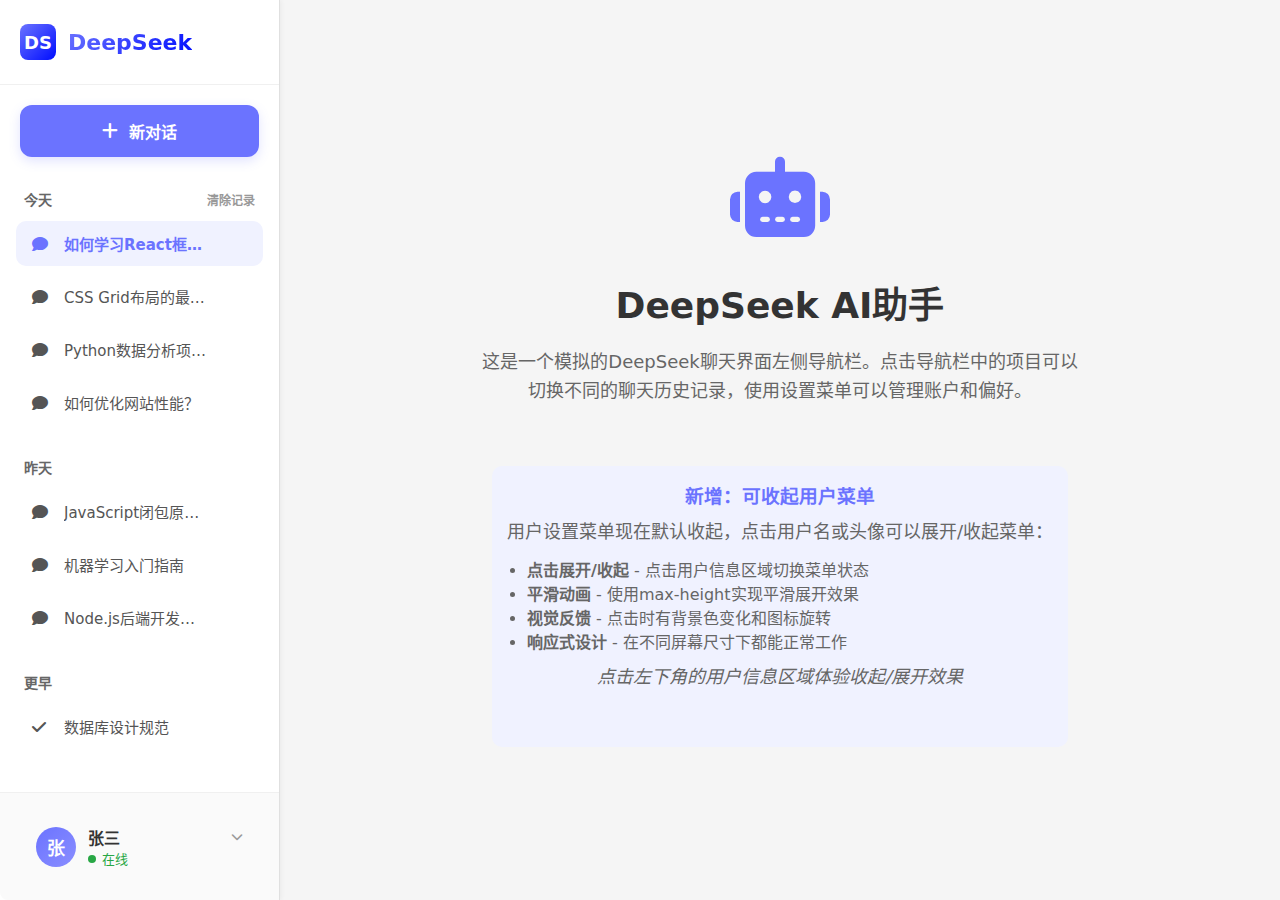
<file: app01/templates/test.html>
<!DOCTYPE html>
<html lang="zh-CN">
<head>
    <meta charset="UTF-8">
    <meta name="viewport" content="width=device-width, initial-scale=1.0">
    <title>DeepSeek 左侧导航栏 - 可收起用户菜单</title>
    <link rel="stylesheet" href="https://cdnjs.cloudflare.com/ajax/libs/font-awesome/6.4.0/css/all.min.css">
    <!-- 引入 jQuery -->
    <script src="https://code.jquery.com/jquery-3.7.1.min.js"></script>
    <style>
        * {
            margin: 0;
            padding: 0;
            box-sizing: border-box;
            font-family: 'Segoe UI', system-ui, -apple-system, sans-serif;
        }

        body {
            display: flex;
            min-height: 100vh;
            background-color: #f5f5f5;
            color: #333;
            overflow-x: hidden;
        }

        /* 左侧导航栏样式 */
        .left-navbar {
            width: 280px;
            background-color: #fff;
            border-right: 1px solid #e0e0e0;
            display: flex;
            flex-direction: column;
            height: 100vh;
            position: relative;
            box-shadow: 1px 0 5px rgba(0, 0, 0, 0.05);
            z-index: 1;
        }

        /* Logo区域 */
        .logo-container {
            padding: 24px 20px;
            border-bottom: 1px solid #f0f0f0;
            display: flex;
            align-items: center;
            gap: 12px;
        }

        .logo {
            width: 36px;
            height: 36px;
            background: linear-gradient(135deg, #6b73ff 0%, #000dff 100%);
            border-radius: 8px;
            display: flex;
            align-items: center;
            justify-content: center;
            color: white;
            font-weight: bold;
            font-size: 18px;
        }

        .logo-text {
            font-size: 22px;
            font-weight: 700;
            background: linear-gradient(135deg, #6b73ff 0%, #000dff 100%);
            -webkit-background-clip: text;
            -webkit-text-fill-color: transparent;
            background-clip: text;
        }

        /* 新建聊天按钮 */
        .new-chat-btn {
            margin: 20px;
            padding: 14px 18px;
            background-color: #6b73ff;
            color: white;
            border: none;
            border-radius: 12px;
            font-weight: 600;
            font-size: 16px;
            cursor: pointer;
            display: flex;
            align-items: center;
            justify-content: center;
            gap: 10px;
            transition: all 0.2s ease;
            box-shadow: 0 4px 12px rgba(107, 115, 255, 0.2);
        }

        .new-chat-btn:hover {
            background-color: #5a62e6;
            transform: translateY(-2px);
            box-shadow: 0 6px 16px rgba(107, 115, 255, 0.3);
        }

        .new-chat-btn i {
            font-size: 18px;
        }

        /* 聊天历史区域 */
        .chat-history {
            flex: 1;
            overflow-y: auto;
            padding: 0 16px;
            margin-bottom: 20px;
        }

        .history-header {
            display: flex;
            justify-content: space-between;
            align-items: center;
            padding: 12px 8px;
            color: #666;
            font-size: 14px;
            font-weight: 600;
        }

        .clear-history {
            color: #999;
            cursor: pointer;
            font-size: 12px;
            transition: color 0.2s;
        }

        .clear-history:hover {
            color: #ff6b6b;
        }

        .history-list {
            list-style: none;
        }

        .history-item {
            padding: 12px 16px;
            margin-bottom: 8px;
            border-radius: 10px;
            cursor: pointer;
            display: flex;
            align-items: center;
            gap: 12px;
            transition: all 0.2s;
            color: #555;
            font-size: 15px;
            position: relative;
        }

        .history-item:hover {
            background-color: #f7f7ff;
            color: #6b73ff;
        }

        .history-item.active {
            background-color: #f0f2ff;
            color: #6b73ff;
            font-weight: 600;
        }

        .history-item i {
            font-size: 16px;
            width: 20px;
        }

        .history-title {
            flex: 1;
            white-space: nowrap;
            overflow: hidden;
            text-overflow: ellipsis;
            padding-right: 40px;
        }

        /* 悬停时显示的...按钮 */
        .history-actions {
            opacity: 0;
            visibility: hidden;
            transition: all 0.2s ease;
            position: absolute;
            right: 10px;
            top: 50%;
            transform: translateY(-50%);
            z-index: 10;
        }

        .history-item:hover .history-actions {
            opacity: 1;
            visibility: visible;
        }

        .history-item.active .history-actions {
            opacity: 1;
        }

        .more-btn {
            background: rgba(255, 255, 255, 0.9);
            border: 1px solid #e0e0e0;
            width: 28px;
            height: 28px;
            border-radius: 4px;
            display: flex;
            align-items: center;
            justify-content: center;
            cursor: pointer;
            color: #777;
            transition: all 0.2s;
            box-shadow: 0 1px 3px rgba(0, 0, 0, 0.1);
        }

        .more-btn:hover {
            background-color: white;
            color: #6b73ff;
            border-color: #6b73ff;
            box-shadow: 0 2px 5px rgba(107, 115, 255, 0.2);
        }

        /* 操作菜单 */
        .action-menu {
            position: fixed;
            background: white;
            border-radius: 8px;
            box-shadow: 0 4px 20px rgba(0, 0, 0, 0.15);
            min-width: 180px;
            z-index: 1000;
            overflow: hidden;
            opacity: 0;
            visibility: hidden;
            transform: translateX(-10px);
            transition: all 0.2s ease;
            border: 1px solid #e0e0e0;
        }

        .action-menu.show {
            opacity: 1;
            visibility: visible;
            transform: translateX(0);
        }

        .action-menu-item {
            padding: 12px 16px;
            display: flex;
            align-items: center;
            gap: 10px;
            cursor: pointer;
            transition: all 0.2s;
            color: #555;
            font-size: 14px;
            border-bottom: 1px solid #f5f5f5;
            background: white;
        }

        .action-menu-item:last-child {
            border-bottom: none;
        }

        .action-menu-item:hover {
            background-color: #f7f7ff;
            color: #6b73ff;
        }

        .action-menu-item.delete:hover {
            background-color: #fff5f5;
            color: #ff6b6b;
        }

        .action-menu-item i {
            width: 18px;
            font-size: 14px;
        }

        /* 用户设置区域 - 修改为可收起 */
        .user-section {
            padding: 20px;
            border-top: 1px solid #f0f0f0;
            background-color: #fafafa;
            border-radius: 0 0 0 8px;
            position: relative;
        }

        .user-info {
            display: flex;
            align-items: center;
            gap: 12px;
            margin-bottom: 0;
            cursor: pointer;
            padding: 12px 16px;
            border-radius: 10px;
            transition: all 0.2s;
        }

        .user-info:hover {
            background-color: #f0f2ff;
        }

        .user-info.active {
            background-color: #f0f2ff;
        }

        .user-avatar {
            width: 40px;
            height: 40px;
            background: linear-gradient(135deg, #6b73ff 0%, #8a8eff 100%);
            border-radius: 50%;
            display: flex;
            align-items: center;
            justify-content: center;
            color: white;
            font-weight: 600;
            font-size: 18px;
            transition: all 0.2s;
        }

        .user-info:hover .user-avatar {
            transform: scale(1.05);
        }

        .user-details {
            flex: 1;
        }

        .user-name {
            font-weight: 600;
            font-size: 16px;
            color: #333;
            display: flex;
            align-items: center;
            justify-content: space-between;
        }

        .user-name .chevron {
            font-size: 12px;
            color: #999;
            transition: transform 0.2s;
        }

        .user-info.active .user-name .chevron {
            transform: rotate(180deg);
            color: #6b73ff;
        }

        .user-status {
            font-size: 13px;
            color: #28a745;
            display: flex;
            align-items: center;
            gap: 6px;
        }

        .status-dot {
            width: 8px;
            height: 8px;
            background-color: #28a745;
            border-radius: 50%;
        }

        /* 设置菜单 - 修改为可收起 */
        .settings-menu {
            display: flex;
            flex-direction: column;
            gap: 8px;
            max-height: 0;
            overflow: hidden;
            transition: all 0.3s ease;
            margin-top: 0;
        }

        .settings-menu.show {
            max-height: 500px;
            margin-top: 20px;
        }

        .settings-item {
            padding: 12px 16px;
            border-radius: 10px;
            cursor: pointer;
            display: flex;
            align-items: center;
            gap: 12px;
            transition: all 0.2s;
            color: #555;
            font-size: 15px;
            background-color: #fff;
            border: 1px solid #f0f0f0;
        }

        .settings-item:hover {
            background-color: #f0f2ff;
            color: #6b73ff;
            border-color: #e0e0ff;
            transform: translateX(5px);
        }

        .settings-item i {
            width: 20px;
            font-size: 16px;
        }

        /* 主内容区域 */
        .main-content {
            flex: 1;
            padding: 40px;
            display: flex;
            flex-direction: column;
            align-items: center;
            justify-content: center;
            text-align: center;
        }

        .main-content h1 {
            font-size: 36px;
            margin-bottom: 20px;
            color: #333;
        }

        .main-content p {
            font-size: 18px;
            color: #666;
            max-width: 600px;
            line-height: 1.6;
            margin-bottom: 40px;
        }

        .ai-icon {
            font-size: 80px;
            color: #6b73ff;
            margin-bottom: 30px;
        }

        /* 响应式调整 */
        @media (max-width: 768px) {
            .left-navbar {
                width: 250px;
            }

            .logo-text {
                font-size: 20px;
            }

            .action-menu {
                min-width: 160px;
            }
        }

        /* 滚动条样式 */
        .chat-history::-webkit-scrollbar {
            width: 6px;
        }

        .chat-history::-webkit-scrollbar-track {
            background: #f5f5f5;
            border-radius: 10px;
        }

        .chat-history::-webkit-scrollbar-thumb {
            background: #ddd;
            border-radius: 10px;
        }

        .chat-history::-webkit-scrollbar-thumb:hover {
            background: #ccc;
        }

        /* 深色模式调整 */
        body.dark-mode .action-menu {
            background: #2d2d2d;
            border-color: #444;
        }

        body.dark-mode .action-menu-item {
            background: #2d2d2d;
            color: #ddd;
            border-bottom-color: #444;
        }

        body.dark-mode .action-menu-item:hover {
            background-color: #3a3a3a;
            color: #8a8eff;
        }

        body.dark-mode .more-btn {
            background: rgba(45, 45, 45, 0.9);
            border-color: #444;
            color: #aaa;
        }

        body.dark-mode .settings-item {
            background-color: #333;
            border-color: #444;
            color: #ddd;
        }

        body.dark-mode .settings-item:hover {
            background-color: #3a3a3a;
            color: #8a8eff;
            border-color: #555;
        }
    </style>
</head>
<body>
    <!-- 左侧导航栏 -->
    <nav class="left-navbar">
        <!-- Logo区域 -->
        <div class="logo-container">
            <div class="logo">DS</div>
            <div class="logo-text">DeepSeek</div>
        </div>

        <!-- 新建聊天按钮 -->
        <button class="new-chat-btn">
            <i class="fas fa-plus"></i>
            新对话
        </button>

        <!-- 聊天历史区域 -->
        <div class="chat-history">
            <div class="history-header">
                <span>今天</span>
                <span class="clear-history">清除记录</span>
            </div>
            <ul class="history-list">
                <li class="history-item active" data-id="1">
                    <i class="fas fa-comment"></i>
                    <span class="history-title">如何学习React框架？</span>
                    <div class="history-actions">
                        <button class="more-btn" title="更多操作">
                            <i class="fas fa-ellipsis-h"></i>
                        </button>
                    </div>
                </li>
                <li class="history-item" data-id="2">
                    <i class="fas fa-comment"></i>
                    <span class="history-title">CSS Grid布局的最佳实践</span>
                    <div class="history-actions">
                        <button class="more-btn" title="更多操作">
                            <i class="fas fa-ellipsis-h"></i>
                        </button>
                    </div>
                </li>
                <li class="history-item" data-id="3">
                    <i class="fas fa-comment"></i>
                    <span class="history-title">Python数据分析项目示例</span>
                    <div class="history-actions">
                        <button class="more-btn" title="更多操作">
                            <i class="fas fa-ellipsis-h"></i>
                        </button>
                    </div>
                </li>
                <li class="history-item" data-id="4">
                    <i class="fas fa-comment"></i>
                    <span class="history-title">如何优化网站性能？</span>
                    <div class="history-actions">
                        <button class="more-btn" title="更多操作">
                            <i class="fas fa-ellipsis-h"></i>
                        </button>
                    </div>
                </li>
            </ul>

            <div class="history-header" style="margin-top: 20px;">
                <span>昨天</span>
            </div>
            <ul class="history-list">
                <li class="history-item" data-id="5">
                    <i class="fas fa-comment"></i>
                    <span class="history-title">JavaScript闭包原理详解</span>
                    <div class="history-actions">
                        <button class="more-btn" title="更多操作">
                            <i class="fas fa-ellipsis-h"></i>
                        </button>
                    </div>
                </li>
                <li class="history-item" data-id="6">
                    <i class="fas fa-comment"></i>
                    <span class="history-title">机器学习入门指南</span>
                    <div class="history-actions">
                        <button class="more-btn" title="更多操作">
                            <i class="fas fa-ellipsis-h"></i>
                        </button>
                    </div>
                </li>
                <li class="history-item" data-id="7">
                    <i class="fas fa-comment"></i>
                    <span class="history-title">Node.js后端开发技巧</span>
                    <div class="history-actions">
                        <button class="more-btn" title="更多操作">
                            <i class="fas fa-ellipsis-h"></i>
                        </button>
                    </div>
                </li>
            </ul>

            <div class="history-header" style="margin-top: 20px;">
                <span>更早</span>
            </div>
            <ul class="history-list">
                <li class="history-item" data-id="8">
                    <i class="fa-solid fa-check"></i>
                    <span class="history-title">数据库设计规范</span>
                    <div class="history-actions">
                        <button class="more-btn" title="更多操作">
                            <i class="fas fa-ellipsis-h"></i>
                        </button>
                    </div>
                </li>
                <li class="history-item" data-id="9">
                    <i class="fa-solid fa-spinner"></i>
                    <span class="history-title">Docker容器化部署教程</span>
                    <div class="history-actions">
                        <button class="more-btn" title="更多操作">
                            <i class="fas fa-ellipsis-h"></i>
                        </button>
                    </div>
                </li>
            </ul>
        </div>

        <!-- 用户设置区域 - 修改为可收起 -->
        <div class="user-section">
            <div class="user-info" id="user-toggle">
                <div class="user-avatar">张</div>
                <div class="user-details">
                    <div class="user-name">
                        <span>张三</span>
                        <span class="chevron"><i class="fas fa-chevron-down"></i></span>
                    </div>
                    <div class="user-status">
                        <span class="status-dot"></span>
                        <span>在线</span>
                    </div>
                </div>
            </div>

            <!-- 设置菜单 - 初始状态收起 -->
            <div class="settings-menu" id="settings-menu">
                <div class="settings-item" data-action="account">
                    <i class="fas fa-user-cog"></i>
                    <span>账户设置</span>
                </div>
                <div class="settings-item" data-action="theme">
                    <i class="fas fa-moon"></i>
                    <span>深色模式</span>
                </div>
                <div class="settings-item" data-action="help">
                    <i class="fas fa-question-circle"></i>
                    <span>帮助与反馈</span>
                </div>
                <div class="settings-item" data-action="logout">
                    <i class="fas fa-sign-out-alt"></i>
                    <span>退出登录</span>
                </div>
            </div>
        </div>
    </nav>

    <!-- 操作菜单容器 -->
    <div id="action-menu-container"></div>

    <!-- 主内容区域 -->
    <main class="main-content">
        <div class="ai-icon">
            <i class="fas fa-robot"></i>
        </div>
        <h1>DeepSeek AI助手</h1>
        <p>这是一个模拟的DeepSeek聊天界面左侧导航栏。点击导航栏中的项目可以切换不同的聊天历史记录，使用设置菜单可以管理账户和偏好。</p>
        <div class="feature-note" style="margin-top: 20px; padding: 15px; background: #f0f2ff; border-radius: 10px; max-width: 600px;">
            <h3 style="color: #6b73ff; margin-bottom: 10px;">新增：可收起用户菜单</h3>
            <p style="color: #666; margin-bottom: 10px;">用户设置菜单现在默认收起，点击用户名或头像可以展开/收起菜单：</p>
            <ul style="text-align: left; color: #666; padding-left: 20px;">
                <li><strong>点击展开/收起</strong> - 点击用户信息区域切换菜单状态</li>
                <li><strong>平滑动画</strong> - 使用max-height实现平滑展开效果</li>
                <li><strong>视觉反馈</strong> - 点击时有背景色变化和图标旋转</li>
                <li><strong>响应式设计</strong> - 在不同屏幕尺寸下都能正常工作</li>
            </ul>
            <p style="color: #666; margin-top: 10px; font-style: italic;">点击左下角的用户信息区域体验收起/展开效果</p>
        </div>
    </main>

    <script>
        // 使用jQuery重写所有交互功能
        $(document).ready(function() {
            let activeMenu = null;
            let isUserMenuOpen = false;

            // 创建菜单HTML模板
            function createActionMenu() {
                return `
                    <div class="action-menu">
                        <div class="action-menu-item rename-btn">
                            <i class="fas fa-edit"></i>
                            <span>重命名</span>
                        </div>
                        <div class="action-menu-item duplicate-btn">
                            <i class="fas fa-copy"></i>
                            <span>复制对话</span>
                        </div>
                        <div class="action-menu-item delete-btn delete">
                            <i class="fas fa-trash"></i>
                            <span>删除</span>
                        </div>
                    </div>
                `;
            }

            // 关闭操作菜单函数
            function closeActionMenu() {
                if (activeMenu) {
                    activeMenu.removeClass('show');
                    setTimeout(() => {
                        activeMenu.remove();
                        activeMenu = null;
                    }, 200);
                }
            }

            // 切换用户菜单函数
            function toggleUserMenu() {
                const $settingsMenu = $('#settings-menu');
                const $userInfo = $('#user-toggle');

                isUserMenuOpen = !isUserMenuOpen;

                if (isUserMenuOpen) {
                    $settingsMenu.addClass('show');
                    $userInfo.addClass('active');
                } else {
                    $settingsMenu.removeClass('show');
                    $userInfo.removeClass('active');
                }
            }

            // 关闭用户菜单函数
            function closeUserMenu() {
                if (isUserMenuOpen) {
                    $('#settings-menu').removeClass('show');
                    $('#user-toggle').removeClass('active');
                    isUserMenuOpen = false;
                }
            }

            // 历史记录点击效果
            $('.history-item').on('click', function(e) {
                // 如果点击的是操作按钮区域，不执行切换操作
                if ($(e.target).closest('.history-actions').length) {
                    return;
                }

                // 移除所有active类
                $('.history-item').removeClass('active');
                // 给当前项添加active类
                $(this).addClass('active');

                // 更新主内容区域显示当前选择的聊天
                const title = $(this).find('.history-title').text();
                const id = $(this).data('id');
                $('.main-content h1').text(title);
                $('.main-content p').html(
                    `正在显示聊天记录 #${id}: <strong>${title}</strong><br><br>这是模拟的聊天内容区域，实际应用中这里会显示完整的对话记录。`
                );
            });

            // 新建聊天按钮功能
            $('.new-chat-btn').on('click', function() {
                // 重置所有历史记录的active状态
                $('.history-item').removeClass('active');

                // 更新主内容区域
                $('.main-content h1').text('新对话');
                $('.main-content p').html(
                    '开始一个新的对话<br><br>在这里输入您的问题，DeepSeek AI助手将为您提供专业的回答。'
                );

                // 显示提示信息
                alert('已创建新对话，开始与DeepSeek AI聊天吧！');
            });

            // 清除历史记录功能
            $('.clear-history').on('click', function() {
                if (confirm('确定要清除所有聊天历史记录吗？此操作不可撤销。')) {
                    const $todayList = $('.history-list').first();
                    const $yesterdayHeader = $('.history-header:nth-of-type(2)');
                    const $earlierHeader = $('.history-header:nth-of-type(3)');

                    // 清除所有历史记录
                    $todayList.empty();
                    $yesterdayHeader.hide();
                    $earlierHeader.hide();

                    alert('聊天历史记录已清除！');
                }
            });

            // 用户菜单切换
            $('#user-toggle').on('click', function(e) {
                e.stopPropagation();
                toggleUserMenu();
            });

            // 设置菜单项点击效果
            $('.settings-item').on('click', function(e) {
                e.stopPropagation();
                const action = $(this).data('action');

                // 根据不同设置项执行不同操作
                if (action === 'theme') {
                    // 切换深色/浅色模式
                    $('body').toggleClass('dark-mode');
                    const isDark = $('body').hasClass('dark-mode');

                    // 更新按钮文本
                    const $button = $(this).find('span');
                    $button.text(isDark ? '浅色模式' : '深色模式');

                    // 更新图标
                    const $icon = $(this).find('i');
                    $icon.toggleClass('fa-moon fa-sun');

                    if (isDark) {
                        $('body').css({
                            backgroundColor: '#1a1a1a',
                            color: '#f0f0f0'
                        });

                        $('.main-content h1').css('color', '#f0f0f0');
                        $('.main-content p').css('color', '#ccc');
                        $('.left-navbar').css({
                            backgroundColor: '#2d2d2d',
                            borderRightColor: '#444'
                        });
                        $('.logo-container').css('borderBottomColor', '#444');
                        $('.user-section').css({
                            backgroundColor: '#333',
                            borderTopColor: '#444'
                        });
                        $('.new-chat-btn').css('boxShadow', '0 4px 12px rgba(0, 0, 0, 0.3)');

                        // 更新历史记录项背景
                        $('.history-item').each(function() {
                            if ($(this).hasClass('active')) {
                                $(this).css('backgroundColor', '#3a3a3a');
                            } else if ($(this).is(':hover')) {
                                $(this).css('backgroundColor', '#3a3a3a');
                            }
                        });
                    } else {
                        $('body').css({
                            backgroundColor: '#f5f5f5',
                            color: '#333'
                        });

                        $('.main-content h1').css('color', '#333');
                        $('.main-content p').css('color', '#666');
                        $('.left-navbar').css({
                            backgroundColor: '#fff',
                            borderRightColor: '#e0e0e0'
                        });
                        $('.logo-container').css('borderBottomColor', '#f0f0f0');
                        $('.user-section').css({
                            backgroundColor: '#fafafa',
                            borderTopColor: '#f0f0f0'
                        });
                        $('.new-chat-btn').css('boxShadow', '0 4px 12px rgba(107, 115, 255, 0.2)');

                        // 更新历史记录项背景
                        $('.history-item').each(function() {
                            if ($(this).hasClass('active')) {
                                $(this).css('backgroundColor', '#f0f2ff');
                            } else if ($(this).is(':hover')) {
                                $(this).css('backgroundColor', '#f7f7ff');
                            }
                        });
                    }
                } else if (action === 'logout') {
                    if (confirm('确定要退出登录吗？')) {
                        alert('已退出登录，正在跳转到登录页面...');
                        // 这里可以添加跳转逻辑
                    }
                } else {
                    alert(`已选择: ${$(this).find('span').text()}`);
                }

                // 点击后关闭用户菜单
                closeUserMenu();
            });

            // 操作菜单功能
            $('.more-btn').on('click', function(e) {
                e.stopPropagation();

                // 关闭用户菜单（如果打开）
                closeUserMenu();

                // 如果已有操作菜单打开，先关闭
                if (activeMenu) {
                    closeActionMenu();
                }

                // 创建新菜单
                const $menuContainer = $('#action-menu-container');
                $menuContainer.html(createActionMenu());
                const $menu = $menuContainer.find('.action-menu');

                // 获取按钮位置
                const buttonRect = $(this)[0].getBoundingClientRect();

                // 设置菜单位置：在按钮右侧，与按钮顶部对齐
                $menu.css({
                    left: `${buttonRect.right + 5}px`,
                    top: `${buttonRect.top}px`
                });

                // 显示菜单
                setTimeout(() => {
                    $menu.addClass('show');
                    activeMenu = $menu;

                    // 获取相关数据
                    const $historyItem = $(this).closest('.history-item');
                    const title = $historyItem.find('.history-title').text();
                    const id = $historyItem.data('id');

                    // 为菜单项添加点击事件
                    $menu.find('.rename-btn').on('click', function(e) {
                        e.stopPropagation();

                        const newTitle = prompt('请输入新的对话标题:', title);
                        if (newTitle && newTitle.trim() !== '') {
                            $historyItem.find('.history-title').text(newTitle.trim());
                            alert(`对话 #${id} 已重命名为: ${newTitle.trim()}`);
                        }

                        closeActionMenu();
                    });

                    $menu.find('.duplicate-btn').on('click', function(e) {
                        e.stopPropagation();

                        // 在实际应用中，这里会复制对话内容
                        alert(`对话 #${id} 已复制，可以在新标签中打开`);
                        closeActionMenu();
                    });

                    $menu.find('.delete-btn').on('click', function(e) {
                        e.stopPropagation();

                        if (confirm(`确定要删除对话 "${title}" 吗？`)) {
                            $historyItem.css({
                                opacity: '0.5',
                                transform: 'translateX(-20px)'
                            });

                            setTimeout(() => {
                                $historyItem.remove();
                                alert(`对话 #${id} 已删除`);

                                // 如果没有更多历史记录，更新显示
                                if ($('.history-item').length === 0) {
                                    $('.main-content h1').text('无聊天记录');
                                    $('.main-content p').html(
                                        '暂无聊天历史记录，点击"新对话"按钮开始聊天。'
                                    );
                                }
                            }, 300);
                        }

                        closeActionMenu();
                    });

                    // 点击菜单外部关闭菜单
                    $(document).on('click.closeActionMenu', function(e) {
                        if ($menu.length && !$menu.is(e.target) && $menu.has(e.target).length === 0
                            && !$(e.target).closest('.more-btn').length) {
                            closeActionMenu();
                            $(document).off('click.closeActionMenu');
                        }
                    });

                    // 菜单内部点击不关闭菜单
                    $menu.on('click', function(e) {
                        e.stopPropagation();
                    });
                }, 10);
            });

            // 点击页面其他位置关闭用户菜单
            $(document).on('click', function(e) {
                // 如果点击的不是用户区域或设置菜单
                if (!$(e.target).closest('.user-section').length && !$(e.target).closest('.settings-item').length) {
                    closeUserMenu();
                }
            });

            // 悬停时自动显示...按钮
            $('.history-item').on('mouseenter', function() {
                const $actions = $(this).find('.history-actions');
                if ($actions.length) {
                    // 确保鼠标进入时按钮可见
                    setTimeout(() => {
                        $actions.css({
                            opacity: '1',
                            visibility: 'visible'
                        });
                    }, 50);
                }
            });

            $('.history-item').on('mouseleave', function(e) {
                // 如果鼠标移动到操作按钮或菜单上，不要隐藏
                const relatedTarget = e.relatedTarget;
                const $actions = $(this).find('.history-actions');

                if ($actions.length && !$actions.is(relatedTarget) && $actions.has(relatedTarget).length === 0
                    && (!activeMenu || !activeMenu.is(relatedTarget) && activeMenu.has(relatedTarget).length === 0)) {
                    $actions.css({
                        opacity: '0',
                        visibility: 'hidden'
                    });
                }
            });

            // 窗口大小变化时关闭所有菜单
            $(window).on('resize', function() {
                closeActionMenu();
                closeUserMenu();
            });
        });
    </script>
</body>
</html>
</file>
